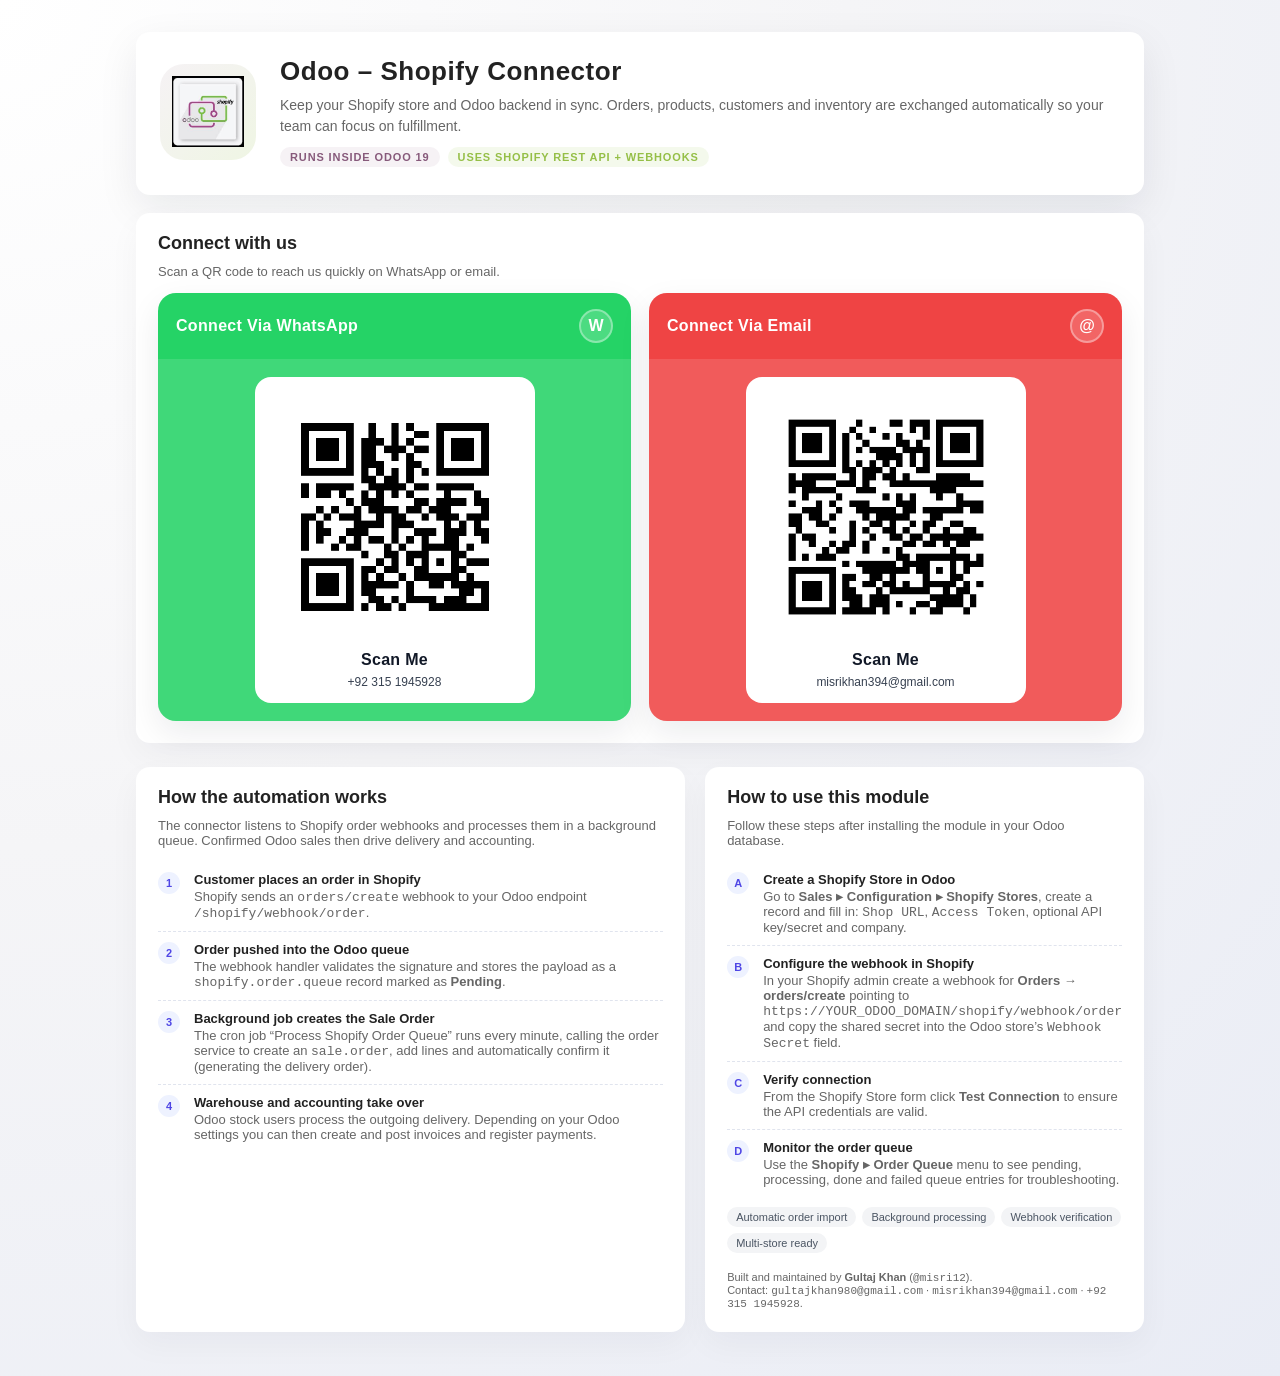
<file: custom_odoo_shopify_connector/static/index.html>
<!DOCTYPE html>
<html lang="en">
<head>
    <meta charset="UTF-8" />
    <title>Odoo – Shopify Connector</title>
    <meta name="viewport" content="width=device-width, initial-scale=1" />
    <style>
        :root {
            --odoo-color: #875a7b;
            --shopify-color: #95bf47;
            --bg: #f5f5f7;
            --card-bg: #ffffff;
            --text-main: #222222;
            --text-muted: #666666;
            --border-radius: 14px;
        }

        * {
            box-sizing: border-box;
        }

        body {
            margin: 0;
            font-family: -apple-system, BlinkMacSystemFont, "Segoe UI", Roboto, sans-serif;
            color: var(--text-main);
            background: radial-gradient(circle at top left, #ffffff 0, var(--bg) 45%, #e9ecf5 100%);
        }

        .page {
            max-width: 1040px;
            margin: 32px auto 48px;
            padding: 0 16px;
        }

        .hero {
            display: flex;
            align-items: center;
            gap: 24px;
            padding: 24px 24px 28px;
            background: var(--card-bg);
            border-radius: var(--border-radius);
            box-shadow: 0 14px 40px rgba(15, 23, 42, 0.08);
        }

        .hero-logo {
            flex: 0 0 auto;
            width: 96px;
            height: 96px;
            border-radius: 24px;
            background: linear-gradient(135deg, rgba(135, 90, 123, 0.08), rgba(149, 191, 71, 0.15));
            display: flex;
            align-items: center;
            justify-content: center;
        }

        .hero-logo img {
            max-width: 72px;
            max-height: 72px;
        }

        .hero-title {
            flex: 1 1 auto;
        }

        .hero-title h1 {
            margin: 0 0 8px;
            font-size: 26px;
            letter-spacing: 0.02em;
        }

        .hero-title p {
            margin: 0;
            color: var(--text-muted);
            font-size: 14px;
            line-height: 1.5;
        }

        .badge-row {
            margin-top: 10px;
            display: flex;
            flex-wrap: wrap;
            gap: 8px;
        }

        .badge {
            padding: 4px 10px;
            border-radius: 999px;
            font-size: 11px;
            text-transform: uppercase;
            letter-spacing: 0.08em;
            font-weight: 600;
        }

        .badge-odoo {
            background: rgba(135, 90, 123, 0.08);
            color: var(--odoo-color);
        }

        .badge-shopify {
            background: rgba(149, 191, 71, 0.10);
            color: var(--shopify-color);
        }

        .layout {
            display: grid;
            grid-template-columns: 2fr 1.5fr;
            gap: 20px;
            margin-top: 24px;
        }

        .card {
            background: var(--card-bg);
            border-radius: var(--border-radius);
            padding: 20px 22px 22px;
            box-shadow: 0 12px 32px rgba(15, 23, 42, 0.04);
        }

        .card h2 {
            margin: 0 0 10px;
            font-size: 18px;
        }

        .card p {
            margin: 0 0 10px;
            color: var(--text-muted);
            font-size: 13px;
        }

        .steps {
            list-style: none;
            padding: 0;
            margin: 14px 0 0;
        }

        .steps li {
            display: grid;
            grid-template-columns: auto 1fr;
            gap: 10px 14px;
            align-items: flex-start;
            padding: 10px 0;
            border-bottom: 1px dashed #e0e4ee;
            font-size: 13px;
        }

        .steps li:last-child {
            border-bottom: none;
        }

        .step-index {
            width: 22px;
            height: 22px;
            border-radius: 999px;
            background: #eef2ff;
            color: #4f46e5;
            font-size: 11px;
            display: flex;
            align-items: center;
            justify-content: center;
            font-weight: 600;
        }

        .step-title {
            font-weight: 600;
            margin-bottom: 2px;
        }

        .step-body {
            color: var(--text-muted);
        }

        .pill-list {
            display: flex;
            flex-wrap: wrap;
            gap: 6px;
            margin: 10px 0 0;
        }

        .pill {
            padding: 4px 9px;
            border-radius: 999px;
            background: #f3f4f6;
            font-size: 11px;
            color: #4b5563;
        }

        .footer-note {
            margin-top: 18px;
            font-size: 11px;
            color: var(--text-muted);
        }

        .contact-grid {
            display: grid;
            grid-template-columns: 1fr 1fr;
            gap: 18px;
        }

        .qr-card {
            border-radius: 18px;
            overflow: hidden;
            box-shadow: 0 12px 32px rgba(15, 23, 42, 0.08);
        }

        .qr-card.qr-whatsapp {
            background: #25d366;
        }

        .qr-card.qr-email {
            background: #ef4444;
        }

        .qr-card-header {
            padding: 16px 18px;
            display: flex;
            align-items: center;
            justify-content: space-between;
            color: #ffffff;
        }

        .qr-card-title {
            font-weight: 700;
            letter-spacing: 0.02em;
        }

        .qr-card-icon {
            width: 34px;
            height: 34px;
            border-radius: 999px;
            background: rgba(255, 255, 255, 0.18);
            display: inline-flex;
            align-items: center;
            justify-content: center;
            border: 2px solid rgba(255, 255, 255, 0.35);
            font-size: 16px;
            font-weight: 800;
        }

        .qr-card-body {
            background: rgba(255, 255, 255, 0.12);
            padding: 18px;
            display: grid;
            place-items: center;
        }

        .qr-box {
            width: min(280px, 100%);
            background: #ffffff;
            border-radius: 16px;
            padding: 16px 16px 14px;
            text-align: center;
        }

        .qr-box img {
            width: 100%;
            height: auto;
            display: block;
        }

        .qr-box .scan-me {
            margin: 10px 0 0;
            font-weight: 700;
            color: #111827;
            letter-spacing: 0.02em;
        }

        .qr-box .contact-value {
            margin: 6px 0 0;
            font-size: 12px;
            color: #374151;
            word-break: break-word;
        }

        @media (max-width: 820px) {
            .hero {
                flex-direction: column;
                align-items: flex-start;
            }

            .layout {
                grid-template-columns: 1fr;
            }

            .contact-grid {
                grid-template-columns: 1fr;
            }
        }
    </style>
</head>
<body>
    <div class="page">
        <section class="hero">
            <div class="hero-logo">
                <img src="icon.png" alt="Odoo Shopify Connector logo" />
            </div>
            <div class="hero-title">
                <h1>Odoo – Shopify Connector</h1>
                <p>
                    Keep your Shopify store and Odoo backend in sync.
                    Orders, products, customers and inventory are exchanged automatically so your team can focus on fulfillment.
                </p>
                <div class="badge-row">
                    <span class="badge badge-odoo">Runs inside Odoo 19</span>
                    <span class="badge badge-shopify">Uses Shopify REST API + Webhooks</span>
                </div>
            </div>
        </section>

        <section class="card" style="margin-top: 18px;">
            <h2>Connect with us</h2>
            <p>Scan a QR code to reach us quickly on WhatsApp or email.</p>
            <div class="contact-grid" style="margin-top: 14px;">
                <div class="qr-card qr-whatsapp">
                    <div class="qr-card-header">
                        <div class="qr-card-title">Connect Via WhatsApp</div>
                        <div class="qr-card-icon">W</div>
                    </div>
                    <div class="qr-card-body">
                        <div class="qr-box">
                            <img src="description/images/qr_whatsapp.png" alt="WhatsApp QR code" />
                            <div class="scan-me">Scan Me</div>
                            <div class="contact-value">+92 315 1945928</div>
                        </div>
                    </div>
                </div>

                <div class="qr-card qr-email">
                    <div class="qr-card-header">
                        <div class="qr-card-title">Connect Via Email</div>
                        <div class="qr-card-icon">@</div>
                    </div>
                    <div class="qr-card-body">
                        <div class="qr-box">
                            <img src="description/images/qr_email.png" alt="Email QR code" />
                            <div class="scan-me">Scan Me</div>
                            <div class="contact-value">misrikhan394@gmail.com</div>
                        </div>
                    </div>
                </div>
            </div>
        </section>

        <section class="layout">
            <article class="card">
                <h2>How the automation works</h2>
                <p>
                    The connector listens to Shopify order webhooks and processes them in a background queue.
                    Confirmed Odoo sales then drive delivery and accounting.
                </p>
                <ul class="steps">
                    <li>
                        <div class="step-index">1</div>
                        <div>
                            <div class="step-title">Customer places an order in Shopify</div>
                            <div class="step-body">
                                Shopify sends an <code>orders/create</code> webhook to your Odoo endpoint
                                <code>/shopify/webhook/order</code>.
                            </div>
                        </div>
                    </li>
                    <li>
                        <div class="step-index">2</div>
                        <div>
                            <div class="step-title">Order pushed into the Odoo queue</div>
                            <div class="step-body">
                                The webhook handler validates the signature and stores the payload as a
                                <code>shopify.order.queue</code> record marked as <strong>Pending</strong>.
                            </div>
                        </div>
                    </li>
                    <li>
                        <div class="step-index">3</div>
                        <div>
                            <div class="step-title">Background job creates the Sale Order</div>
                            <div class="step-body">
                                The cron job &ldquo;Process Shopify Order Queue&rdquo; runs every minute,
                                calling the order service to create an <code>sale.order</code>, add lines and
                                automatically confirm it (generating the delivery order).
                            </div>
                        </div>
                    </li>
                    <li>
                        <div class="step-index">4</div>
                        <div>
                            <div class="step-title">Warehouse and accounting take over</div>
                            <div class="step-body">
                                Odoo stock users process the outgoing delivery.
                                Depending on your Odoo settings you can then create and post invoices and register payments.
                            </div>
                        </div>
                    </li>
                </ul>
            </article>

            <aside class="card">
                <h2>How to use this module</h2>
                <p>Follow these steps after installing the module in your Odoo database.</p>
                <ul class="steps">
                    <li>
                        <div class="step-index">A</div>
                        <div>
                            <div class="step-title">Create a Shopify Store in Odoo</div>
                            <div class="step-body">
                                Go to <strong>Sales ▸ Configuration ▸ Shopify Stores</strong>, create a record and fill in:
                                <code>Shop URL</code>, <code>Access Token</code>, optional API key/secret and company.
                            </div>
                        </div>
                    </li>
                    <li>
                        <div class="step-index">B</div>
                        <div>
                            <div class="step-title">Configure the webhook in Shopify</div>
                            <div class="step-body">
                                In your Shopify admin create a webhook for
                                <strong>Orders &rarr; orders/create</strong> pointing to
                                <code>https://YOUR_ODOO_DOMAIN/shopify/webhook/order</code> and copy the shared secret
                                into the Odoo store&rsquo;s <code>Webhook Secret</code> field.
                            </div>
                        </div>
                    </li>
                    <li>
                        <div class="step-index">C</div>
                        <div>
                            <div class="step-title">Verify connection</div>
                            <div class="step-body">
                                From the Shopify Store form click <strong>Test Connection</strong> to ensure the
                                API credentials are valid.
                            </div>
                        </div>
                    </li>
                    <li>
                        <div class="step-index">D</div>
                        <div>
                            <div class="step-title">Monitor the order queue</div>
                            <div class="step-body">
                                Use the <strong>Shopify ▸ Order Queue</strong> menu to see pending, processing,
                                done and failed queue entries for troubleshooting.
                            </div>
                        </div>
                    </li>
                </ul>

                <div class="pill-list">
                    <span class="pill">Automatic order import</span>
                    <span class="pill">Background processing</span>
                    <span class="pill">Webhook verification</span>
                    <span class="pill">Multi‑store ready</span>
                </div>

                <div class="footer-note">
                    Built and maintained by <strong>Gultaj Khan</strong> (<code>@misri12</code>).<br />
                    Contact: <code>gultajkhan980@gmail.com</code> · <code>misrikhan394@gmail.com</code> · <code>+92 315 1945928</code>.
                </div>
            </aside>
        </section>
    </div>
</body>
</html>
</file>
